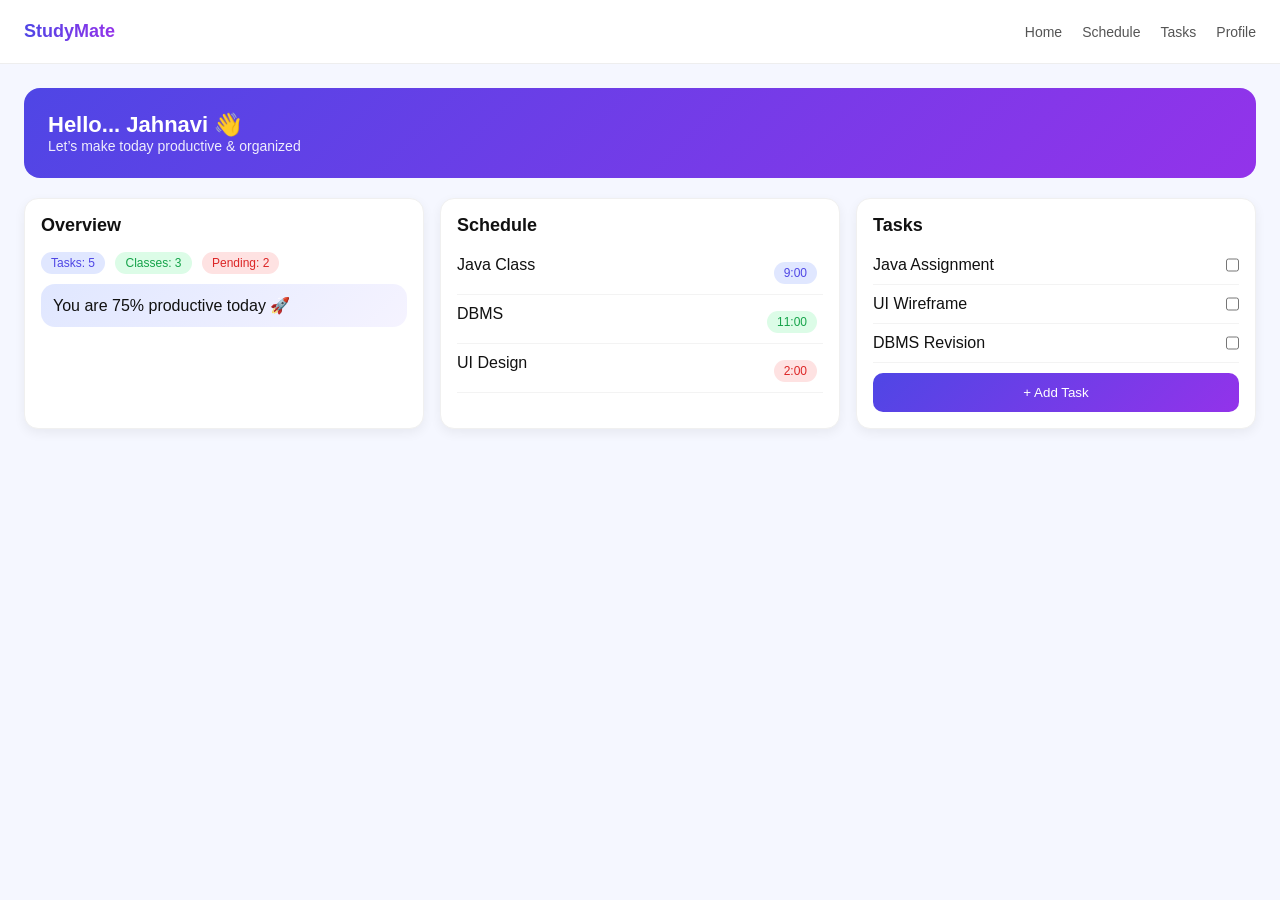
<file: task-1-mobile-wireframing/index.html>
<!DOCTYPE html>
<html lang="en">
<head>
<meta charset="UTF-8">
<meta name="viewport" content="width=device-width, initial-scale=1.0">
<title>StudyMate</title>

<style>
*{
  margin:0;
  padding:0;
  box-sizing:border-box;
  font-family:"Segoe UI", sans-serif;
}

body{
  background:#f5f7ff;
  color:#111;
}

/* TOP BAR */
.topbar{
  height:64px;
  width:100%;
  background:white;
  display:flex;
  justify-content:space-between;
  align-items:center;
  padding:0 24px;
  border-bottom:1px solid #eee;
  position:sticky;
  top:0;
}

.logo{
  font-weight:800;
  font-size:18px;
  background:linear-gradient(90deg,#4f46e5,#9333ea);
  -webkit-background-clip:text;
  -webkit-text-fill-color:transparent;
}

.nav{
  display:flex;
  gap:20px;
  font-size:14px;
  color:#555;
}

.nav div{
  cursor:pointer;
  transition:0.2s;
}

.nav div:hover{
  color:#4f46e5;
}

/* MAIN */
.container{
  padding:24px;
}

/* HERO */
.hero{
  background:linear-gradient(135deg,#4f46e5,#9333ea);
  color:white;
  padding:24px;
  border-radius:16px;
  margin-bottom:20px;
}

.hero h1{
  font-size:22px;
}

.hero p{
  opacity:0.9;
  font-size:14px;
}

/* GRID */
.grid{
  display:grid;
  grid-template-columns:repeat(auto-fit,minmax(280px,1fr));
  gap:16px;
}

/* CARD */
.card{
  background:white;
  border-radius:14px;
  padding:16px;
  box-shadow:0 4px 12px rgba(0,0,0,0.06);
  border:1px solid #f0f0f0;
}

/* HEADINGS */
h2{
  font-size:18px;
  margin-bottom:10px;
}

/* BADGES */
.badge{
  display:inline-block;
  padding:4px 10px;
  border-radius:20px;
  font-size:12px;
  margin-right:6px;
  margin-top:6px;
}

.blue{background:#e0e7ff;color:#4f46e5;}
.green{background:#dcfce7;color:#16a34a;}
.red{background:#fee2e2;color:#dc2626;}

/* TASK */
.task{
  display:flex;
  justify-content:space-between;
  padding:10px 0;
  border-bottom:1px solid #f3f3f3;
}

/* BUTTON */
.btn{
  width:100%;
  padding:12px;
  border:none;
  border-radius:10px;
  background:linear-gradient(135deg,#4f46e5,#9333ea);
  color:white;
  margin-top:10px;
  cursor:pointer;
  transition:0.2s;
}

.btn:hover{
  transform:scale(1.02);
}

/* HIGHLIGHT BOX */
.highlight{
  background:linear-gradient(135deg,#e0e7ff,#f5f3ff);
  border-radius:14px;
  padding:12px;
  margin-top:10px;
}

</style>
</head>

<body>

<!-- TOP -->
<div class="topbar">
  <div class="logo">StudyMate</div>

  <div class="nav">
    <div>Home</div>
    <div>Schedule</div>
    <div>Tasks</div>
    <div>Profile</div>
  </div>
</div>

<!-- CONTENT -->
<div class="container">

  <!-- HERO -->
  <div class="hero">
    <h1>Hello... Jahnavi 👋</h1>
    <p>Let’s make today productive & organized</p>
  </div>

  <!-- GRID -->
  <div class="grid">

    <!-- OVERVIEW -->
    <div class="card">
      <h2>Overview</h2>

      <span class="badge blue">Tasks: 5</span>
      <span class="badge green">Classes: 3</span>
      <span class="badge red">Pending: 2</span>

      <div class="highlight">
        You are 75% productive today 🚀
      </div>
    </div>

    <!-- SCHEDULE -->
    <div class="card">
      <h2>Schedule</h2>

      <div class="task">
        <span>Java Class</span>
        <span class="badge blue">9:00</span>
      </div>

      <div class="task">
        <span>DBMS</span>
        <span class="badge green">11:00</span>
      </div>

      <div class="task">
        <span>UI Design</span>
        <span class="badge red">2:00</span>
      </div>

    </div>

    <!-- TASKS -->
    <div class="card">
      <h2>Tasks</h2>

      <div class="task">
        <span>Java Assignment</span>
        <input type="checkbox">
      </div>

      <div class="task">
        <span>UI Wireframe</span>
        <input type="checkbox">
      </div>

      <div class="task">
        <span>DBMS Revision</span>
        <input type="checkbox">
      </div>

      <button class="btn">+ Add Task</button>
    </div>

  </div>

</div>

</body>
</html>
</file>
